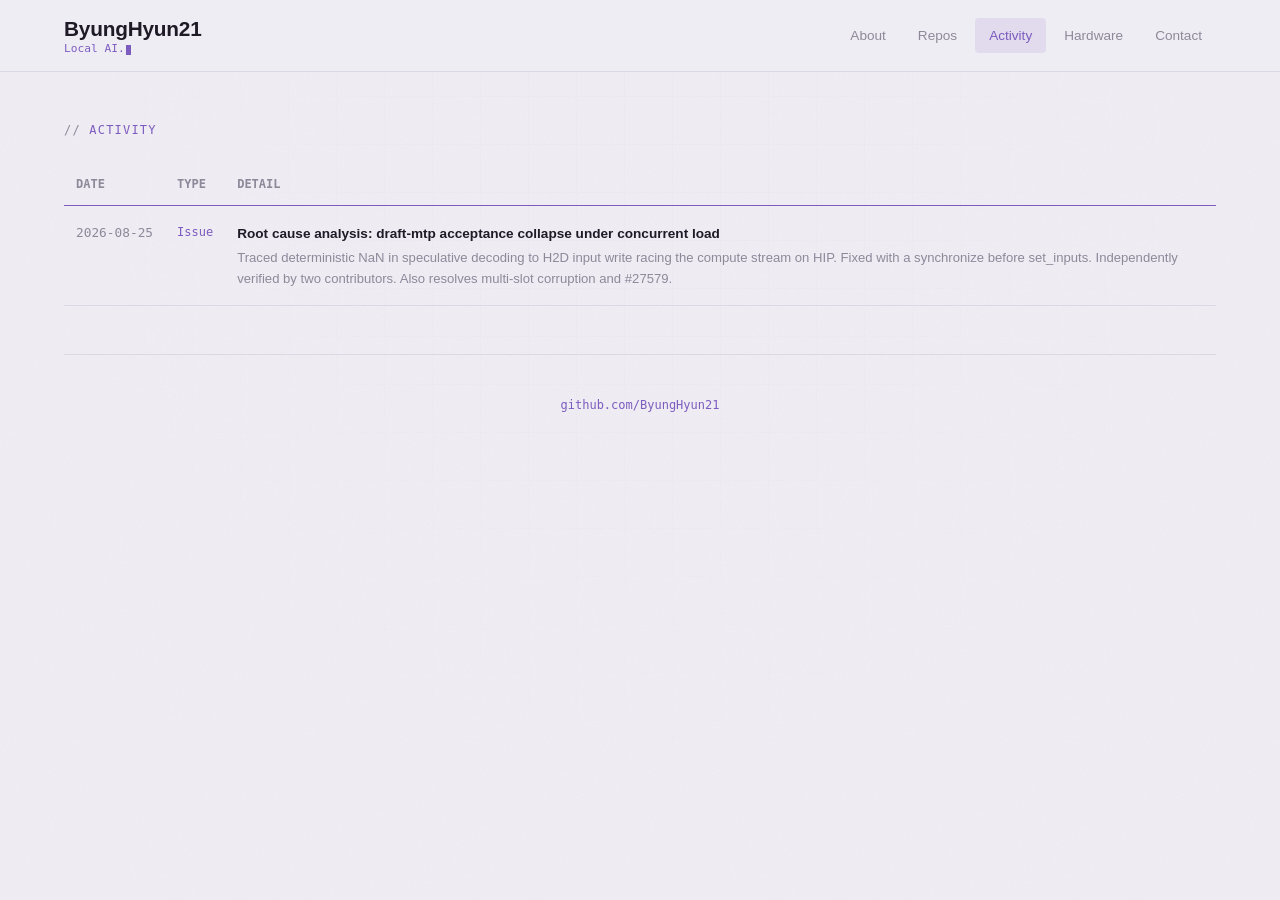
<file: activity.html>
<!DOCTYPE html>
<html lang="en">
<head>
<meta charset="UTF-8">
<meta name="viewport" content="width=device-width, initial-scale=1.0">
<title>Activity — ByungHyun21</title>
<link rel="icon" type="image/svg+xml" href="favicon.svg">
<link rel="stylesheet" href="style.css">
</head>
<body>
<div class="paper-bg"></div>
<div class="grid-bg"></div>

<header>
  <div class="header-left">
    <h1>ByungHyun21</h1>
    <div class="tagline"><span id="typed"></span><span class="cursor"></span></div>
  </div>
  <nav>
    <a href="index.html">About</a>
    <a href="repos.html">Repos</a>
    <a href="activity.html" class="active">Activity</a>
    <a href="hardware.html">Hardware</a>
    <a href="contact.html">Contact</a>
  </nav>
</header>

<main>
  <section class="reveal">
    <div class="sec-label">Activity</div>
    <table class="activity-table">
      <thead><tr><th>Date</th><th>Type</th><th>Detail</th></tr></thead>
      <tbody id="activity-full"></tbody>
    </table>
  </section>
  <footer>
    <a href="https://github.com/ByungHyun21">github.com/ByungHyun21</a>
  </footer>
</main>

<script src="activity-loader.js"></script>
<script>renderActivity(document.getElementById('activity-full'), null);</script>
<script src="main.js"></script>
</body>
</html>
</file>
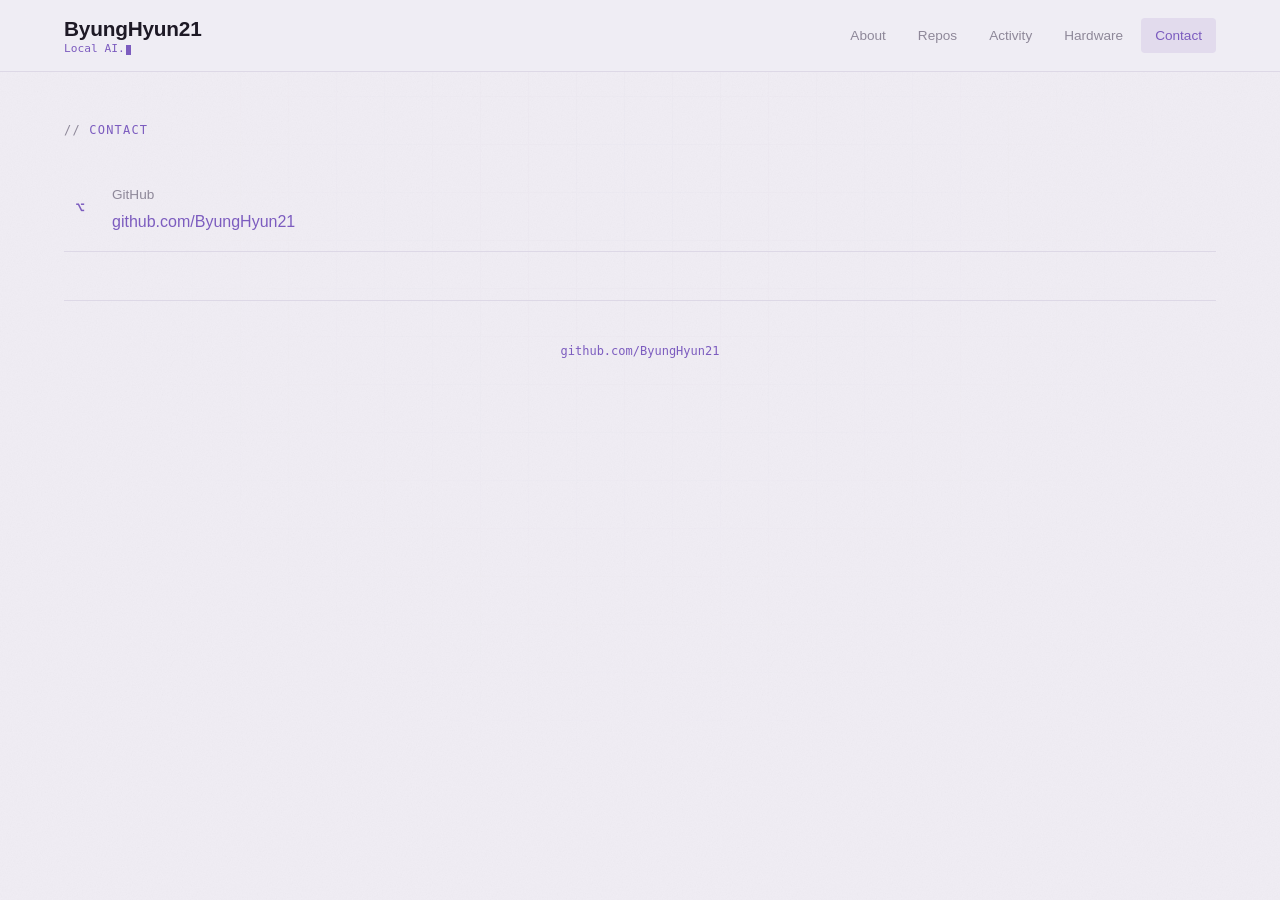
<file: contact.html>
<!DOCTYPE html>
<html lang="en">
<head>
<meta charset="UTF-8">
<meta name="viewport" content="width=device-width, initial-scale=1.0">
<title>Contact — ByungHyun21</title>
<link rel="icon" type="image/svg+xml" href="favicon.svg">
<link rel="stylesheet" href="style.css">
</head>
<body>
<div class="paper-bg"></div>
<div class="grid-bg"></div>

<header>
  <div class="header-left">
    <h1>ByungHyun21</h1>
    <div class="tagline"><span id="typed"></span><span class="cursor"></span></div>
  </div>
  <nav>
    <a href="index.html">About</a>
    <a href="repos.html">Repos</a>
    <a href="activity.html">Activity</a>
    <a href="hardware.html">Hardware</a>
    <a href="contact.html" class="active">Contact</a>
  </nav>
</header>

<main>
  <section class="reveal">
    <div class="sec-label">Contact</div>
    <ul class="contact-list">
      <li>
        <span class="icon">⌥</span>
        <span>
          <span class="label">GitHub</span><br>
          <a href="https://github.com/ByungHyun21">github.com/ByungHyun21</a>
        </span>
      </li>
    </ul>
  </section>

  <footer>
    <a href="https://github.com/ByungHyun21">github.com/ByungHyun21</a>
  </footer>
</main>

<script src="main.js"></script>
</body>
</html>
</file>
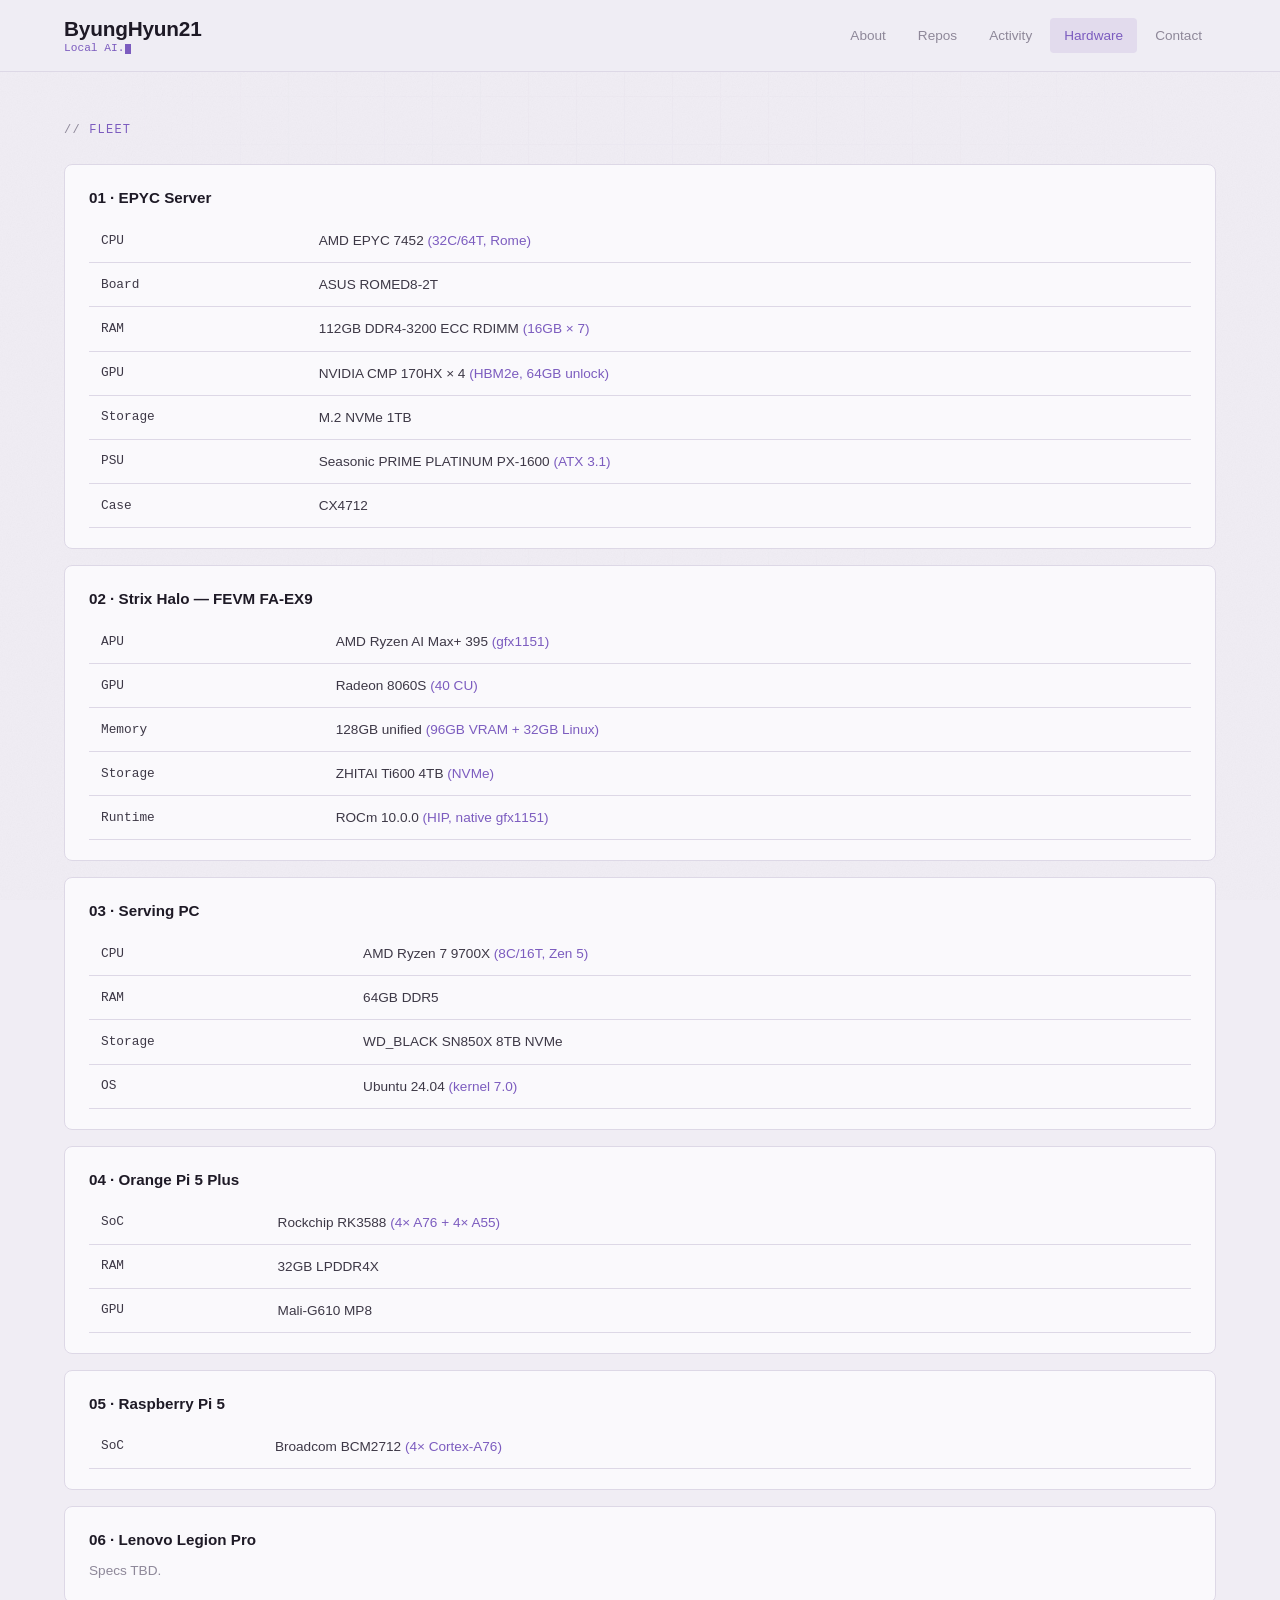
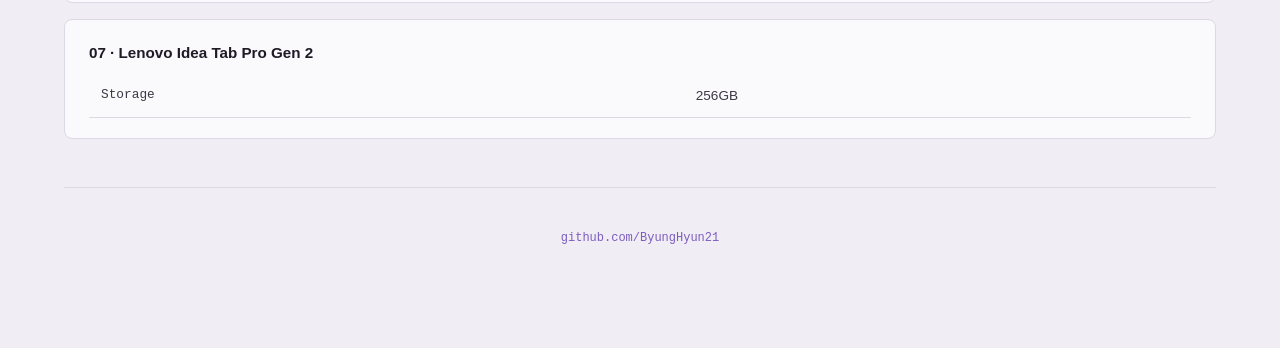
<file: hardware.html>
<!DOCTYPE html>
<html lang="en">
<head>
<meta charset="UTF-8">
<meta name="viewport" content="width=device-width, initial-scale=1.0">
<title>Hardware — ByungHyun21</title>
<link rel="icon" type="image/svg+xml" href="favicon.svg">
<link rel="stylesheet" href="style.css">
</head>
<body>
<div class="paper-bg"></div>
<div class="grid-bg"></div>

<header>
  <div class="header-left">
    <h1>ByungHyun21</h1>
    <div class="tagline"><span id="typed"></span><span class="cursor"></span></div>
  </div>
  <nav>
    <a href="index.html">About</a>
    <a href="repos.html">Repos</a>
    <a href="activity.html">Activity</a>
    <a href="hardware.html" class="active">Hardware</a>
    <a href="contact.html">Contact</a>
  </nav>
</header>

<main>
  <section class="reveal">
    <div class="sec-label">Fleet</div>

    <!-- Machine 1 -->
    <div class="card">
      <div class="card-title">01 · EPYC Server</div>
      <table class="hw-table" style="margin-top:8px;">
        <tr><td>CPU</td><td>AMD EPYC 7452 <span class="val">(32C/64T, Rome)</span></td></tr>
        <tr><td>Board</td><td>ASUS ROMED8-2T</td></tr>
        <tr><td>RAM</td><td>112GB DDR4-3200 ECC RDIMM <span class="val">(16GB × 7)</span></td></tr>
        <tr><td>GPU</td><td>NVIDIA CMP 170HX × 4 <span class="val">(HBM2e, 64GB unlock)</span></td></tr>
        <tr><td>Storage</td><td>M.2 NVMe 1TB</td></tr>
        <tr><td>PSU</td><td>Seasonic PRIME PLATINUM PX-1600 <span class="val">(ATX 3.1)</span></td></tr>
        <tr><td>Case</td><td>CX4712</td></tr>
      </table>
    </div>

    <!-- Machine 2 -->
    <div class="card">
      <div class="card-title">02 · Strix Halo — FEVM FA-EX9</div>
      <table class="hw-table" style="margin-top:8px;">
        <tr><td>APU</td><td>AMD Ryzen AI Max+ 395 <span class="val">(gfx1151)</span></td></tr>
        <tr><td>GPU</td><td>Radeon 8060S <span class="val">(40 CU)</span></td></tr>
        <tr><td>Memory</td><td>128GB unified <span class="val">(96GB VRAM + 32GB Linux)</span></td></tr>
        <tr><td>Storage</td><td>ZHITAI Ti600 4TB <span class="val">(NVMe)</span></td></tr>
        <tr><td>Runtime</td><td>ROCm 10.0.0 <span class="val">(HIP, native gfx1151)</span></td></tr>
      </table>
    </div>

    <!-- Machine 3 -->
    <div class="card">
      <div class="card-title">03 · Serving PC</div>
      <table class="hw-table" style="margin-top:8px;">
        <tr><td>CPU</td><td>AMD Ryzen 7 9700X <span class="val">(8C/16T, Zen 5)</span></td></tr>
        <tr><td>RAM</td><td>64GB DDR5</td></tr>
        <tr><td>Storage</td><td>WD_BLACK SN850X 8TB NVMe</td></tr>
        <tr><td>OS</td><td>Ubuntu 24.04 <span class="val">(kernel 7.0)</span></td></tr>
      </table>
    </div>

    <!-- Machine 4 -->
    <div class="card">
      <div class="card-title">04 · Orange Pi 5 Plus</div>
      <table class="hw-table" style="margin-top:8px;">
        <tr><td>SoC</td><td>Rockchip RK3588 <span class="val">(4× A76 + 4× A55)</span></td></tr>
        <tr><td>RAM</td><td>32GB LPDDR4X</td></tr>
        <tr><td>GPU</td><td>Mali-G610 MP8</td></tr>
      </table>
    </div>

    <!-- Machine 5 -->
    <div class="card">
      <div class="card-title">05 · Raspberry Pi 5</div>
      <table class="hw-table" style="margin-top:8px;">
        <tr><td>SoC</td><td>Broadcom BCM2712 <span class="val">(4× Cortex-A76)</span></td></tr>
      </table>
    </div>

    <!-- Machine 6 -->
    <div class="card">
      <div class="card-title">06 · Lenovo Legion Pro</div>
      <div class="card-desc">Specs TBD.</div>
    </div>

    <!-- Machine 7 -->
    <div class="card">
      <div class="card-title">07 · Lenovo Idea Tab Pro Gen 2</div>
      <table class="hw-table" style="margin-top:8px;">
        <tr><td>Storage</td><td>256GB</td></tr>
      </table>
    </div>
  </section>

  <footer>
    <a href="https://github.com/ByungHyun21">github.com/ByungHyun21</a>
  </footer>
</main>

<script src="main.js"></script>
</body>
</html>
</file>
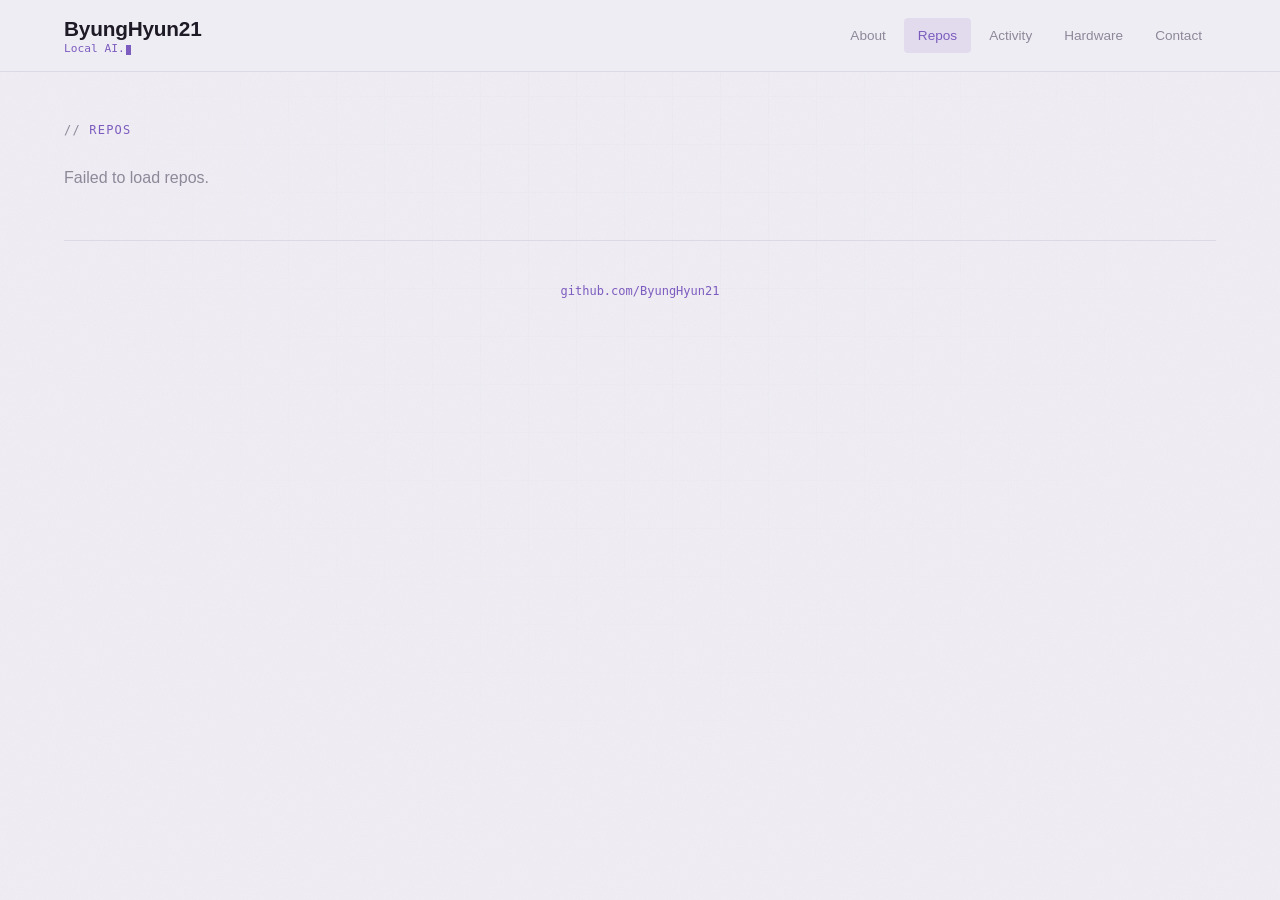
<file: repos.html>
<!DOCTYPE html>
<html lang="en">
<head>
<meta charset="UTF-8">
<meta name="viewport" content="width=device-width, initial-scale=1.0">
<title>Repos — ByungHyun21</title>
<link rel="icon" type="image/svg+xml" href="favicon.svg">
<link rel="stylesheet" href="style.css">
</head>
<body>
<div class="paper-bg"></div>
<div class="grid-bg"></div>

<header>
  <div class="header-left">
    <h1>ByungHyun21</h1>
    <div class="tagline"><span id="typed"></span><span class="cursor"></span></div>
  </div>
  <nav>
    <a href="index.html">About</a>
    <a href="repos.html" class="active">Repos</a>
    <a href="activity.html">Activity</a>
    <a href="hardware.html">Hardware</a>
    <a href="contact.html">Contact</a>
  </nav>
</header>

<main>
  <section class="reveal">
    <div class="sec-label">Repos</div>
    <div id="repo-list"></div>
  </section>

  <footer>
    <a href="https://github.com/ByungHyun21">github.com/ByungHyun21</a>
  </footer>
</main>

<script src="repo-loader.js"></script>
<script>renderRepos(document.getElementById('repo-list'));</script>
<script src="main.js"></script>
</body>
</html>
</file>
<file: style.css>
:root {
  --bg: #f0edf4;
  --bg-elevated: #faf9fc;
  --bg-header: rgba(240, 237, 244, 0.88);
  --text: #3d3846;
  --text-dim: #8e8899;
  --text-bright: #1e1a26;
  --accent: #7c5cbf;
  --accent-glow: rgba(124, 92, 191, 0.12);
  --border: #ddd8e6;
  --heat-1: #d5c7ee;
  --heat-2: #b39ae0;
  --heat-3: #9272d0;
  --mono: 'SF Mono', 'Cascadia Code', 'Fira Code', 'JetBrains Mono', monospace;
  --sans: -apple-system, 'Segoe UI', 'Helvetica Neue', Arial, sans-serif;
}
* { margin: 0; padding: 0; box-sizing: border-box; }
html { scroll-behavior: smooth; }
body {
  background: var(--bg);
  color: var(--text);
  font-family: var(--sans);
  line-height: 1.7;
  overflow-x: hidden;
}

/* paper texture */
.paper-bg {
  position: fixed;
  inset: 0;
  z-index: -2;
  pointer-events: none;
  background-image: url("data:image/svg+xml,%3Csvg xmlns='http://www.w3.org/2000/svg' width='300' height='300'%3E%3Cfilter id='n'%3E%3CfeTurbulence type='fractalNoise' baseFrequency='0.8' numOctaves='4' stitchTiles='stitch'/%3E%3CfeColorMatrix type='saturate' values='0'/%3E%3C/filter%3E%3Crect width='100%25' height='100%25' filter='url(%23n)' opacity='0.05'/%3E%3C/svg%3E");
}

/* subtle grid */
.grid-bg {
  position: fixed;
  inset: 0;
  z-index: -1;
  background-image:
    linear-gradient(var(--border) 1px, transparent 1px),
    linear-gradient(90deg, var(--border) 1px, transparent 1px);
  background-size: 48px 48px;
  opacity: 0.15;
  mask-image: radial-gradient(ellipse at 50% 20%, black 5%, transparent 60%);
  -webkit-mask-image: radial-gradient(ellipse at 50% 20%, black 5%, transparent 60%);
}

/* header */
header {
  position: fixed;
  top: 0; left: 0; right: 0;
  z-index: 100;
  background: var(--bg-header);
  backdrop-filter: blur(12px);
  -webkit-backdrop-filter: blur(12px);
  border-bottom: 1px solid var(--border);
  padding: 0 5%;
  height: 72px;
  display: flex;
  align-items: center;
  justify-content: space-between;
}
.header-left {
  display: flex;
  flex-direction: column;
  gap: 0;
}
.header-left h1 {
  font-size: 1.3rem;
  font-weight: 700;
  color: var(--text-bright);
  letter-spacing: -0.01em;
  line-height: 1.3;
}
.header-left .tagline {
  font-family: var(--mono);
  font-size: 0.7rem;
  color: var(--accent);
  min-height: 1.2em;
  line-height: 1.2;
}
.header-left .tagline .cursor {
  display: inline-block;
  width: 0.5em;
  height: 0.9em;
  background: var(--accent);
  margin-left: 1px;
  vertical-align: text-bottom;
  animation: blink 1s step-end infinite;
}
@keyframes blink { 50% { opacity: 0; } }

/* nav */
nav { display: flex; gap: 4px; }
nav a {
  font-size: 0.85rem;
  color: var(--text-dim);
  text-decoration: none;
  padding: 6px 14px;
  border-radius: 4px;
  transition: color 0.2s, background 0.2s;
}
nav a:hover { color: var(--text); background: var(--bg-elevated); }
nav a.active { color: var(--accent); background: var(--accent-glow); }

/* layout */
main {
  width: 90%;
  margin: 0 auto;
  padding: 120px 0 60px;
}

/* section */
section { margin-bottom: 48px; }
.sec-label {
  font-family: var(--mono);
  font-size: 0.75rem;
  text-transform: uppercase;
  letter-spacing: 0.1em;
  color: var(--accent);
  margin-bottom: 24px;
}
.sec-label::before { content: '// '; color: var(--text-dim); }

/* about */
.about p { color: var(--text); margin-bottom: 16px; font-size: 1rem; }

/* activity table */
.activity-table {
  width: 100%;
  border-collapse: collapse;
  font-size: 0.85rem;
}
.activity-table th {
  text-align: left;
  font-family: var(--mono);
  font-size: 0.75rem;
  text-transform: uppercase;
  color: var(--text-dim);
  padding: 10px 12px;
  border-bottom: 1px solid var(--accent);
}
.activity-table td {
  padding: 16px 12px;
  border-bottom: 1px solid var(--border);
  vertical-align: top;
}
.activity-table .date {
  font-family: var(--mono);
  font-size: 0.8rem;
  color: var(--text-dim);
  white-space: nowrap;
}
.activity-table .type {
  font-family: var(--mono);
  font-size: 0.75rem;
  color: var(--accent);
  white-space: nowrap;
}
.activity-table a {
  font-weight: 600;
  color: var(--text-bright);
  text-decoration: none;
}
.activity-table a:hover { color: var(--accent); }
.activity-table .desc {
  color: var(--text-dim);
  font-size: 0.82rem;
  line-height: 1.6;
  display: block;
  margin-top: 2px;
}

/* spec block */
.spec {
  font-family: var(--mono);
  font-size: 0.8rem;
  color: var(--text-dim);
  border-left: 2px solid var(--accent);
  padding-left: 16px;
  margin-top: 24px;
  line-height: 1.9;
}
.spec .spec-key { color: var(--text); }
.spec .spec-val { color: var(--accent); }

/* cards */
.card {
  background: var(--bg-elevated);
  border: 1px solid var(--border);
  border-radius: 8px;
  padding: 20px 24px;
  margin-bottom: 16px;
  transition: transform 0.2s ease, border-color 0.2s ease, box-shadow 0.2s ease;
}
.card:hover {
  transform: translateY(-2px);
  border-color: var(--accent);
  box-shadow: 0 4px 24px var(--accent-glow);
}
.card .card-title {
  font-weight: 600;
  color: var(--text-bright);
  margin-bottom: 6px;
  font-size: 0.95rem;
}
.card .card-title a { color: inherit; text-decoration: none; }
.card .card-title a:hover { color: var(--accent); }
.card .card-desc { font-size: 0.85rem; color: var(--text-dim); }
.card .card-tags {
  display: flex;
  gap: 12px;
  margin-top: 10px;
  font-family: var(--mono);
  font-size: 0.7rem;
  color: var(--text-dim);
}
.card .card-tags span::before { content: '#'; color: var(--accent); opacity: 0.5; }

/* repo pager */
.pager { display: flex; align-items: center; gap: 6px; margin-top: 16px; flex-wrap: wrap; }
.page-btn {
  font-family: var(--mono); font-size: 0.75rem; padding: 4px 10px;
  border: 1px solid var(--border); background: var(--bg-elevated); color: var(--text-dim);
  border-radius: 6px; cursor: pointer; transition: color 0.2s, border-color 0.2s, background 0.2s;
}
.page-btn:hover:not(:disabled) { color: var(--accent); border-color: var(--accent); }
.page-btn.active { color: var(--accent); background: var(--accent-glow); border-color: var(--accent); }
.page-btn:disabled { opacity: 0.35; cursor: default; }
.pager-info { font-family: var(--mono); font-size: 0.75rem; color: var(--text-dim); margin-left: auto; }

/* scroll reveal */
.reveal {
  opacity: 0;
  transform: translateY(24px);
  transition: opacity 0.6s ease, transform 0.6s ease;
}
.reveal.visible { opacity: 1; transform: translateY(0); }

/* footer */
footer {
  padding: 40px 0;
  border-top: 1px solid var(--border);
  font-family: var(--mono);
  font-size: 0.75rem;
  color: var(--text-dim);
  text-align: center;
}
footer a { color: var(--accent); text-decoration: none; }
footer a:hover { text-decoration: underline; }

/* links */
a { color: var(--accent); text-decoration: none; transition: opacity 0.2s; }
a:hover { opacity: 0.8; }

/* hardware table */
.hw-table {
  width: 100%;
  border-collapse: collapse;
  font-size: 0.85rem;
  margin-top: 20px;
}
.hw-table th {
  text-align: left;
  font-family: var(--mono);
  font-size: 0.75rem;
  text-transform: uppercase;
  color: var(--text-dim);
  padding: 8px 12px;
  border-bottom: 1px solid var(--border);
}
.hw-table td {
  padding: 10px 12px;
  border-bottom: 1px solid var(--border);
  color: var(--text);
}
.hw-table td:first-child { font-family: var(--mono); font-size: 0.8rem; }
.hw-table .val { color: var(--accent); }

/* contribution heatmap */
.contrib-scroll { overflow-x: auto; -webkit-overflow-scrolling: touch; }
.contrib-months {
  display: grid;
  grid-auto-flow: column;
  grid-auto-columns: minmax(0, 1fr);
  width: 100%;
  font-family: var(--mono);
  font-size: 0.6rem;
  color: var(--text-dim);
  margin-bottom: 4px;
  white-space: nowrap;
}
.contrib-grid {
  display: grid;
  grid-template-rows: repeat(7, auto);
  grid-auto-flow: column;
  grid-auto-columns: minmax(0, 1fr);
  gap: 3px;
  width: 100%;
}
.contrib-grid i { width: 100%; aspect-ratio: 1; border-radius: 2px; background: var(--border); }
.contrib-grid i.l1 { background: var(--heat-1); }
.contrib-grid i.l2 { background: var(--heat-2); }
.contrib-grid i.l3 { background: var(--heat-3); }
.contrib-grid i.l4 { background: var(--accent); }
.contrib-legend {
  display: flex;
  align-items: center;
  justify-content: flex-end;
  gap: 4px;
  margin-top: 10px;
  font-family: var(--mono);
  font-size: 0.65rem;
  color: var(--text-dim);
}

/* contact */
.contact-list { list-style: none; }
.contact-list li {
  display: flex;
  align-items: center;
  gap: 16px;
  padding: 16px 0;
  border-bottom: 1px solid var(--border);
}
.contact-list .icon {
  font-family: var(--mono);
  font-size: 1rem;
  color: var(--accent);
  width: 32px;
  text-align: center;
}
.contact-list .label { color: var(--text-dim); font-size: 0.85rem; }

@media (max-width: 640px) {
  header { padding: 12px 16px; height: auto; flex-direction: column; align-items: flex-start; gap: 8px; }
  nav { width: 100%; justify-content: flex-start; overflow-x: auto; }
  main { padding-top: 160px; width: 95%; }
}
</file>
